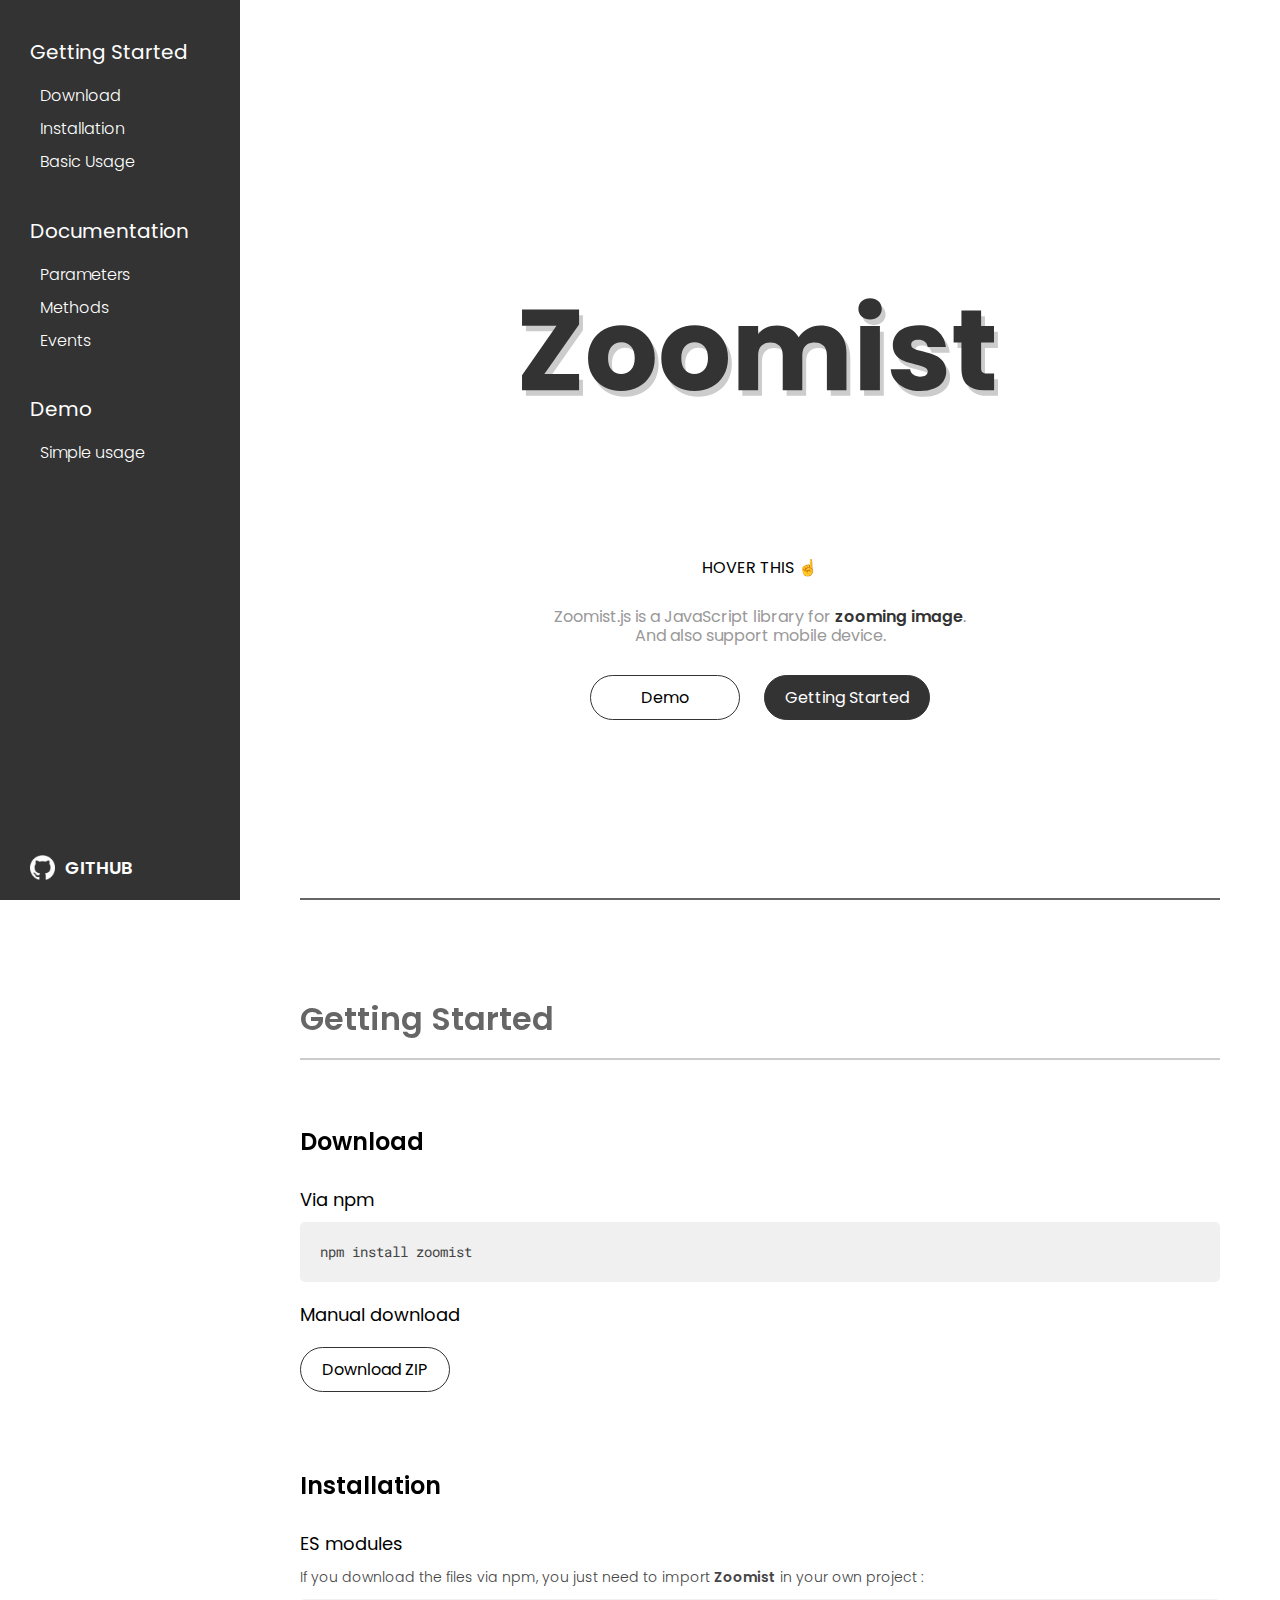
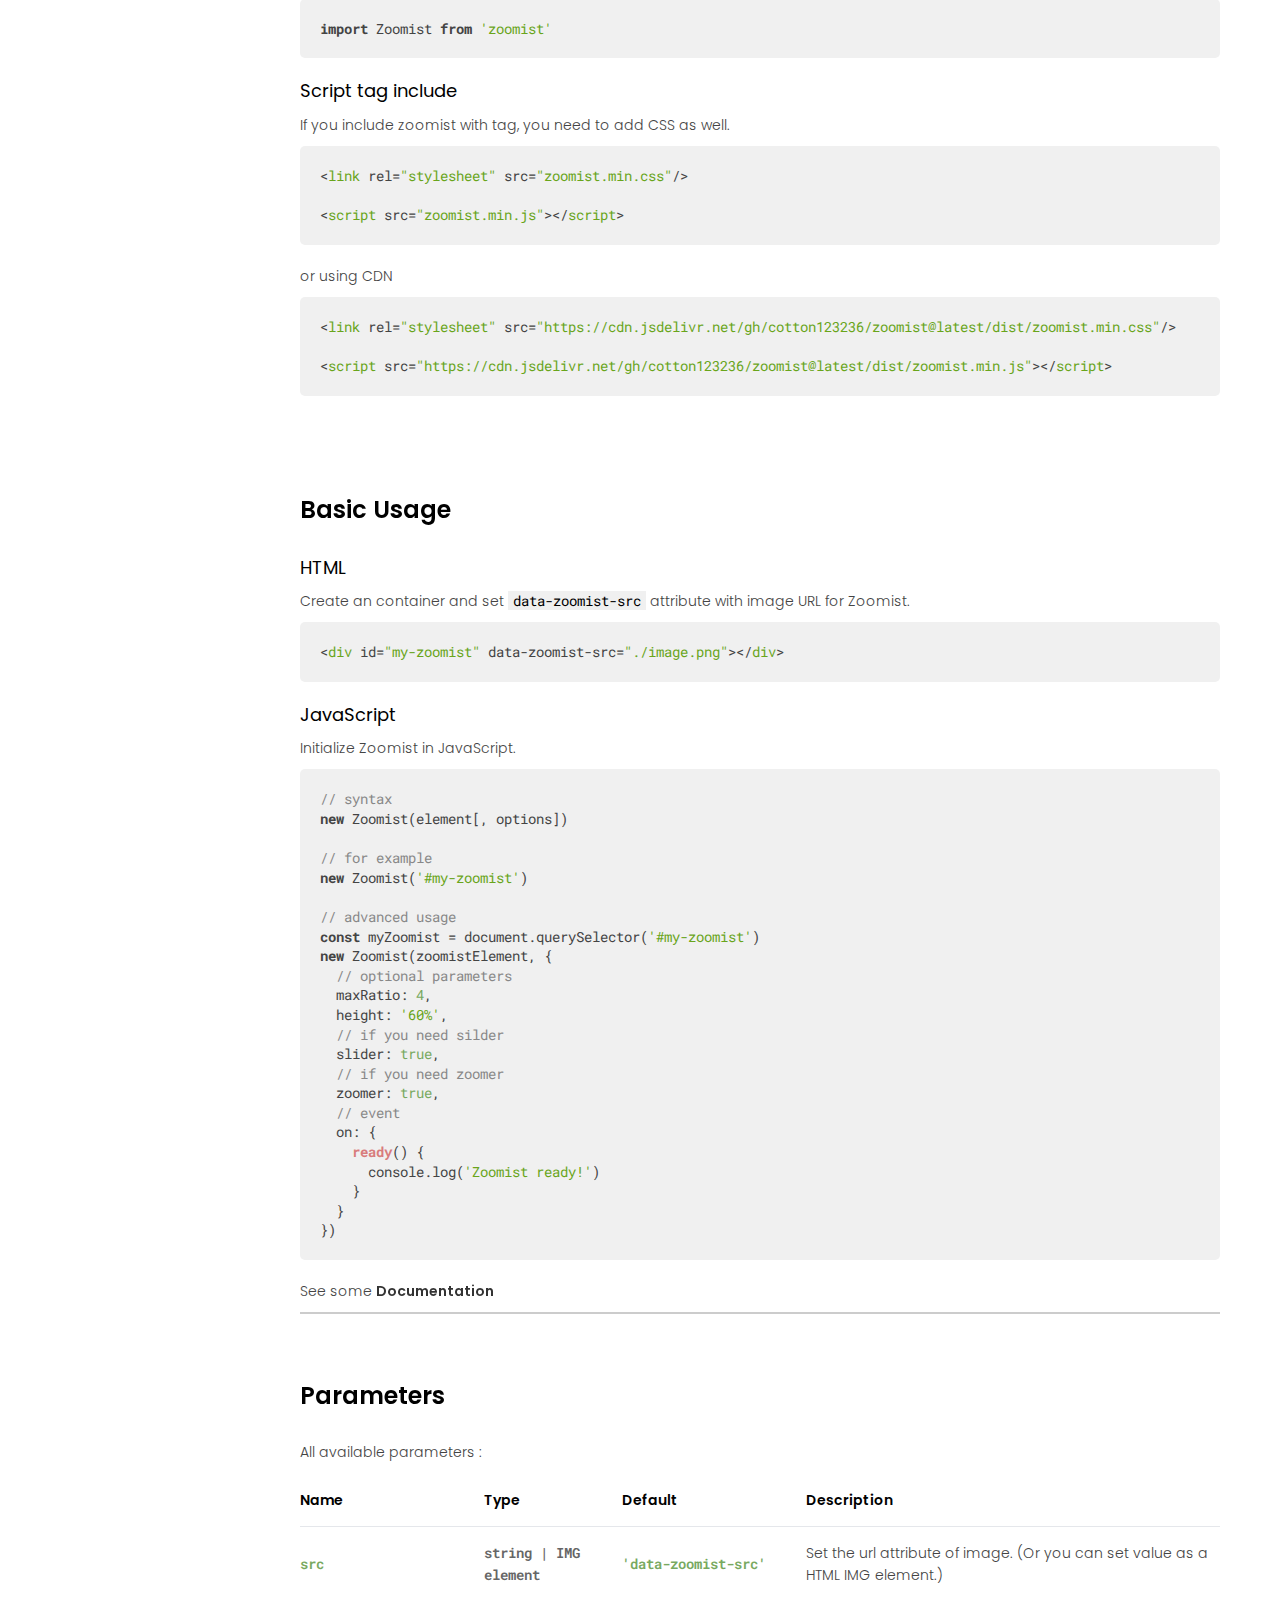
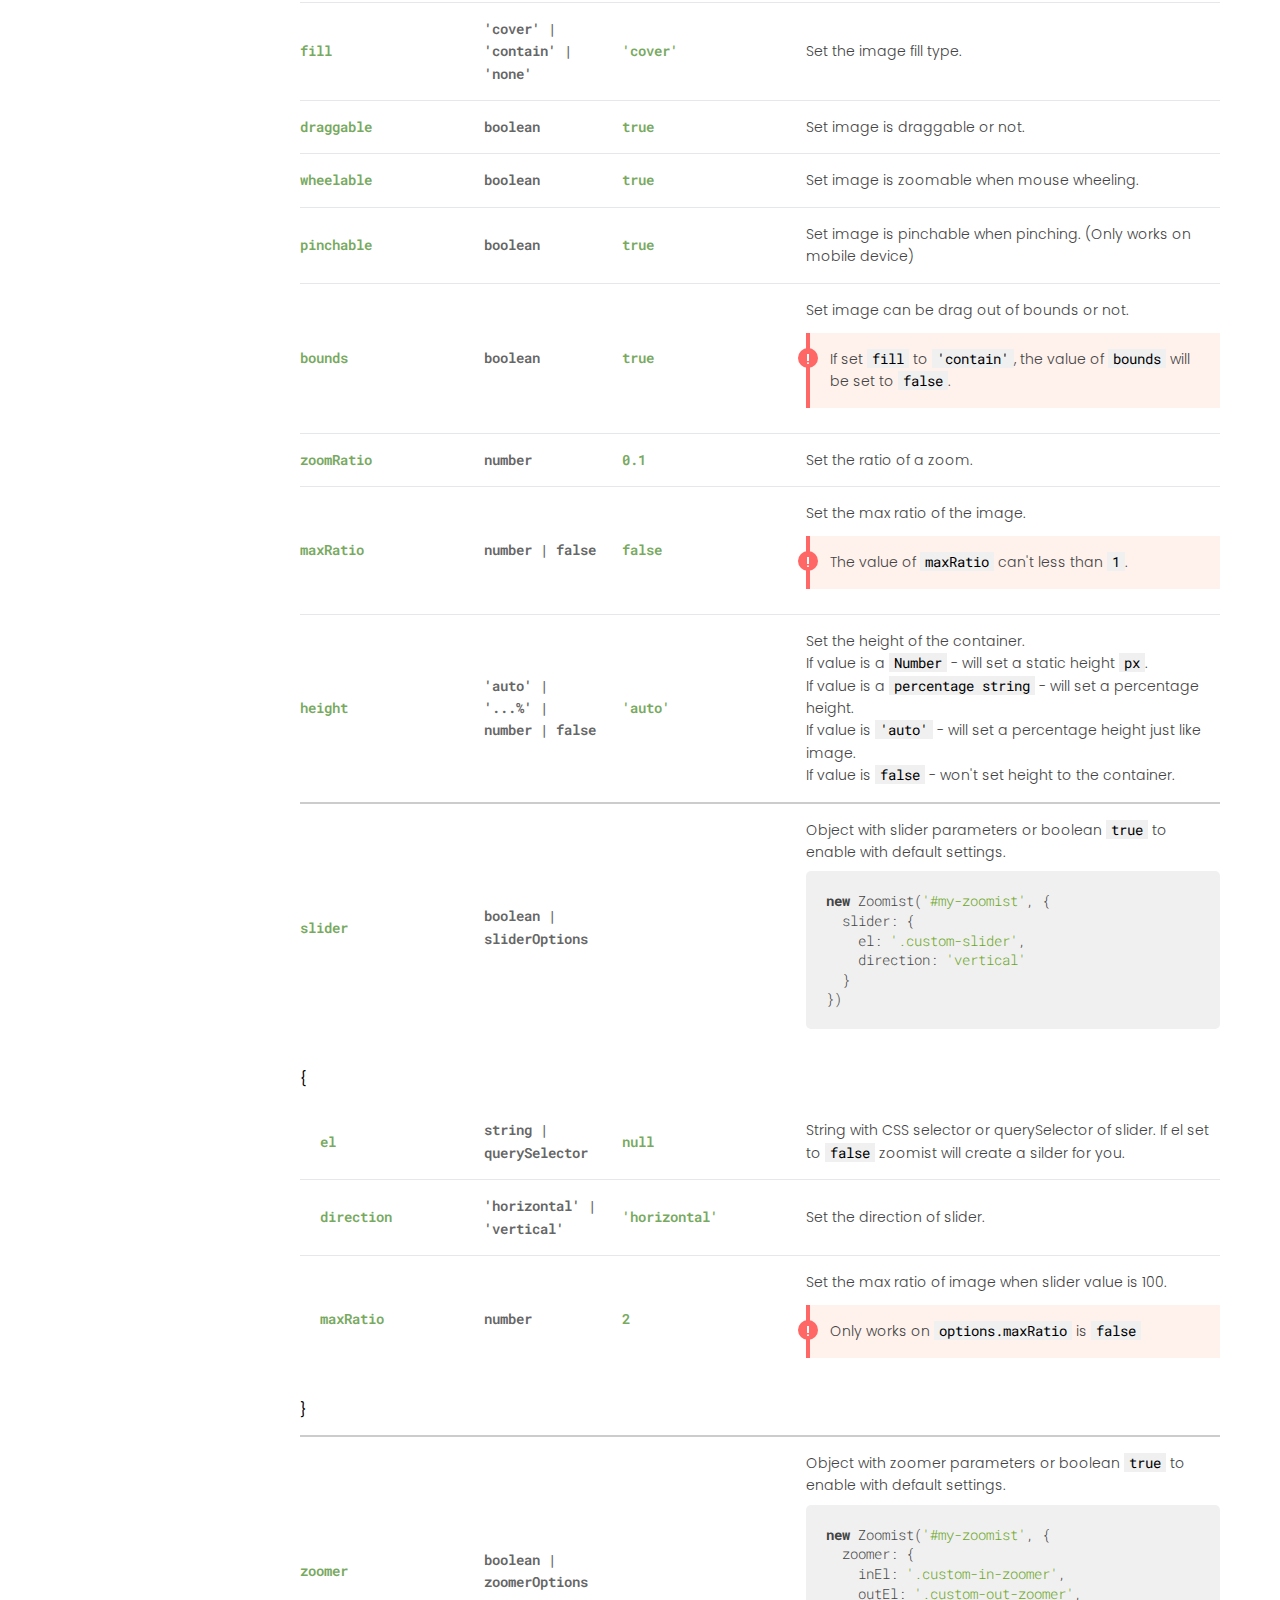
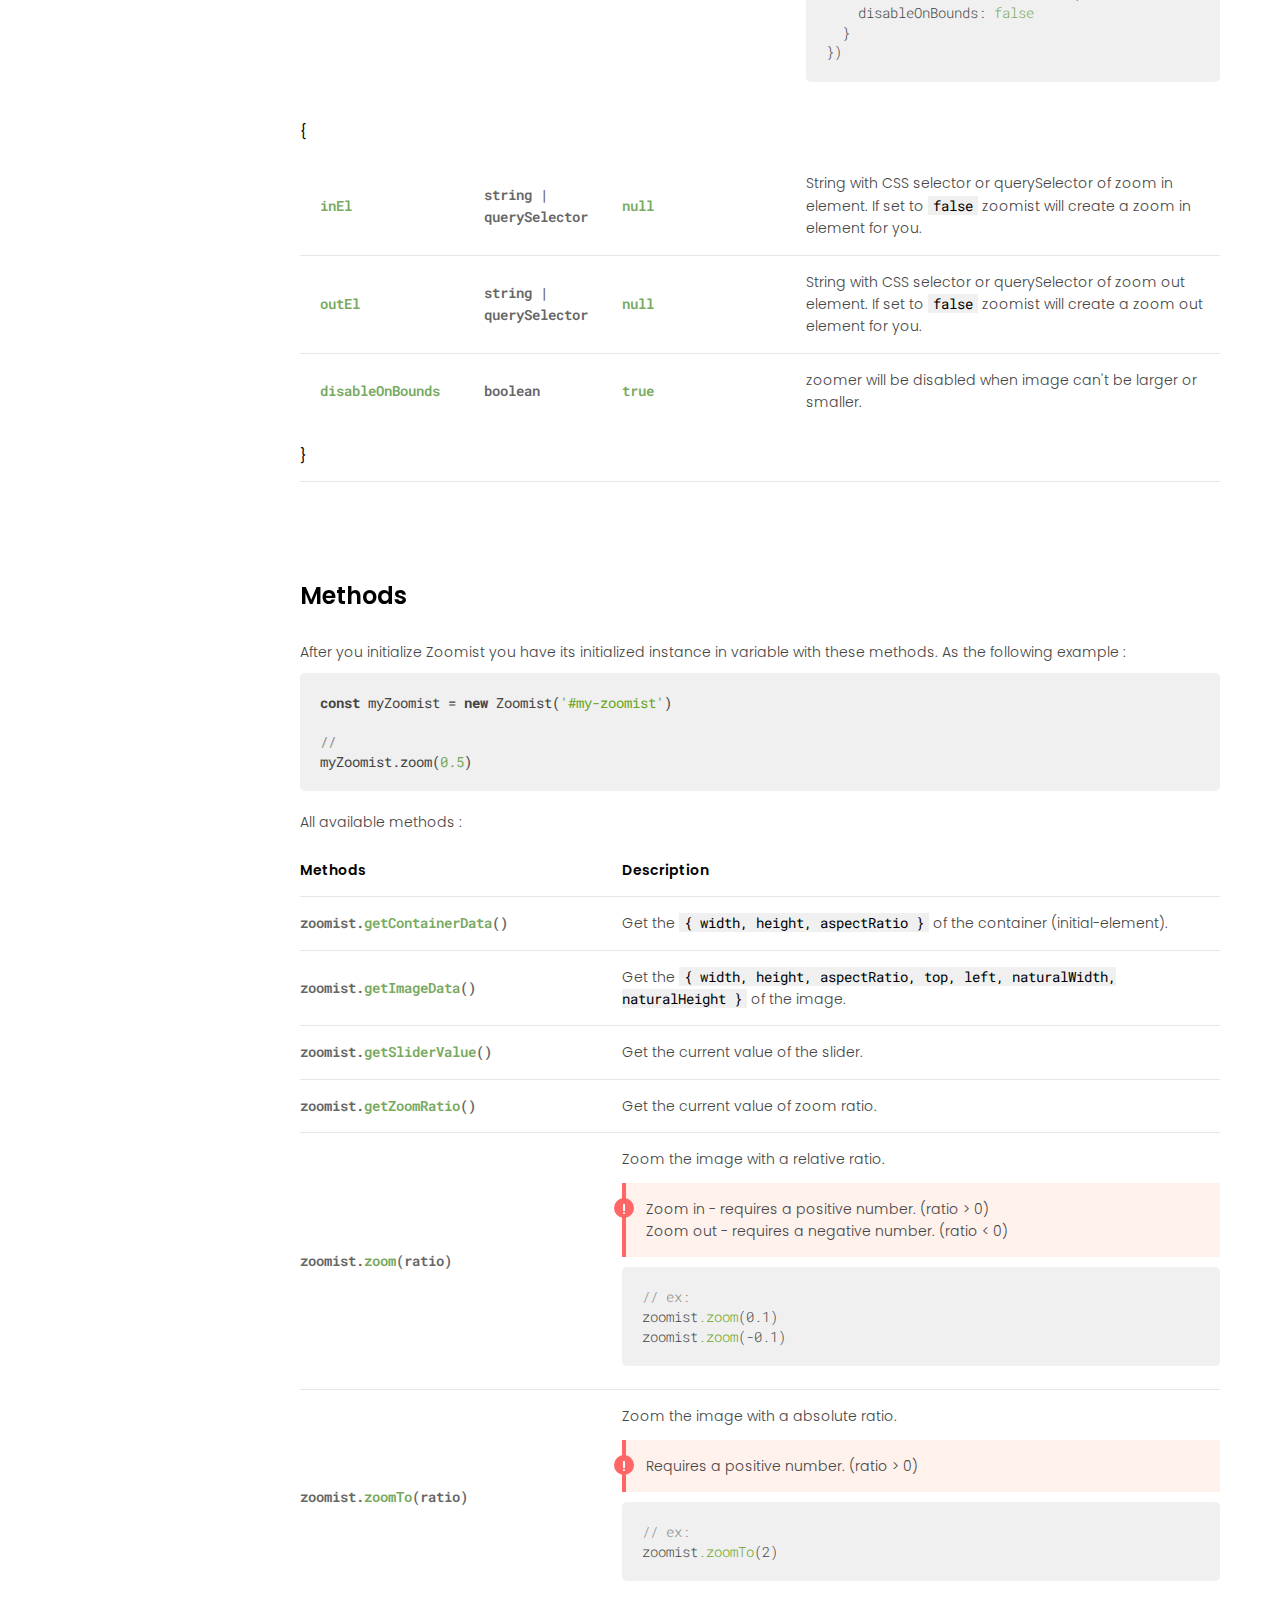
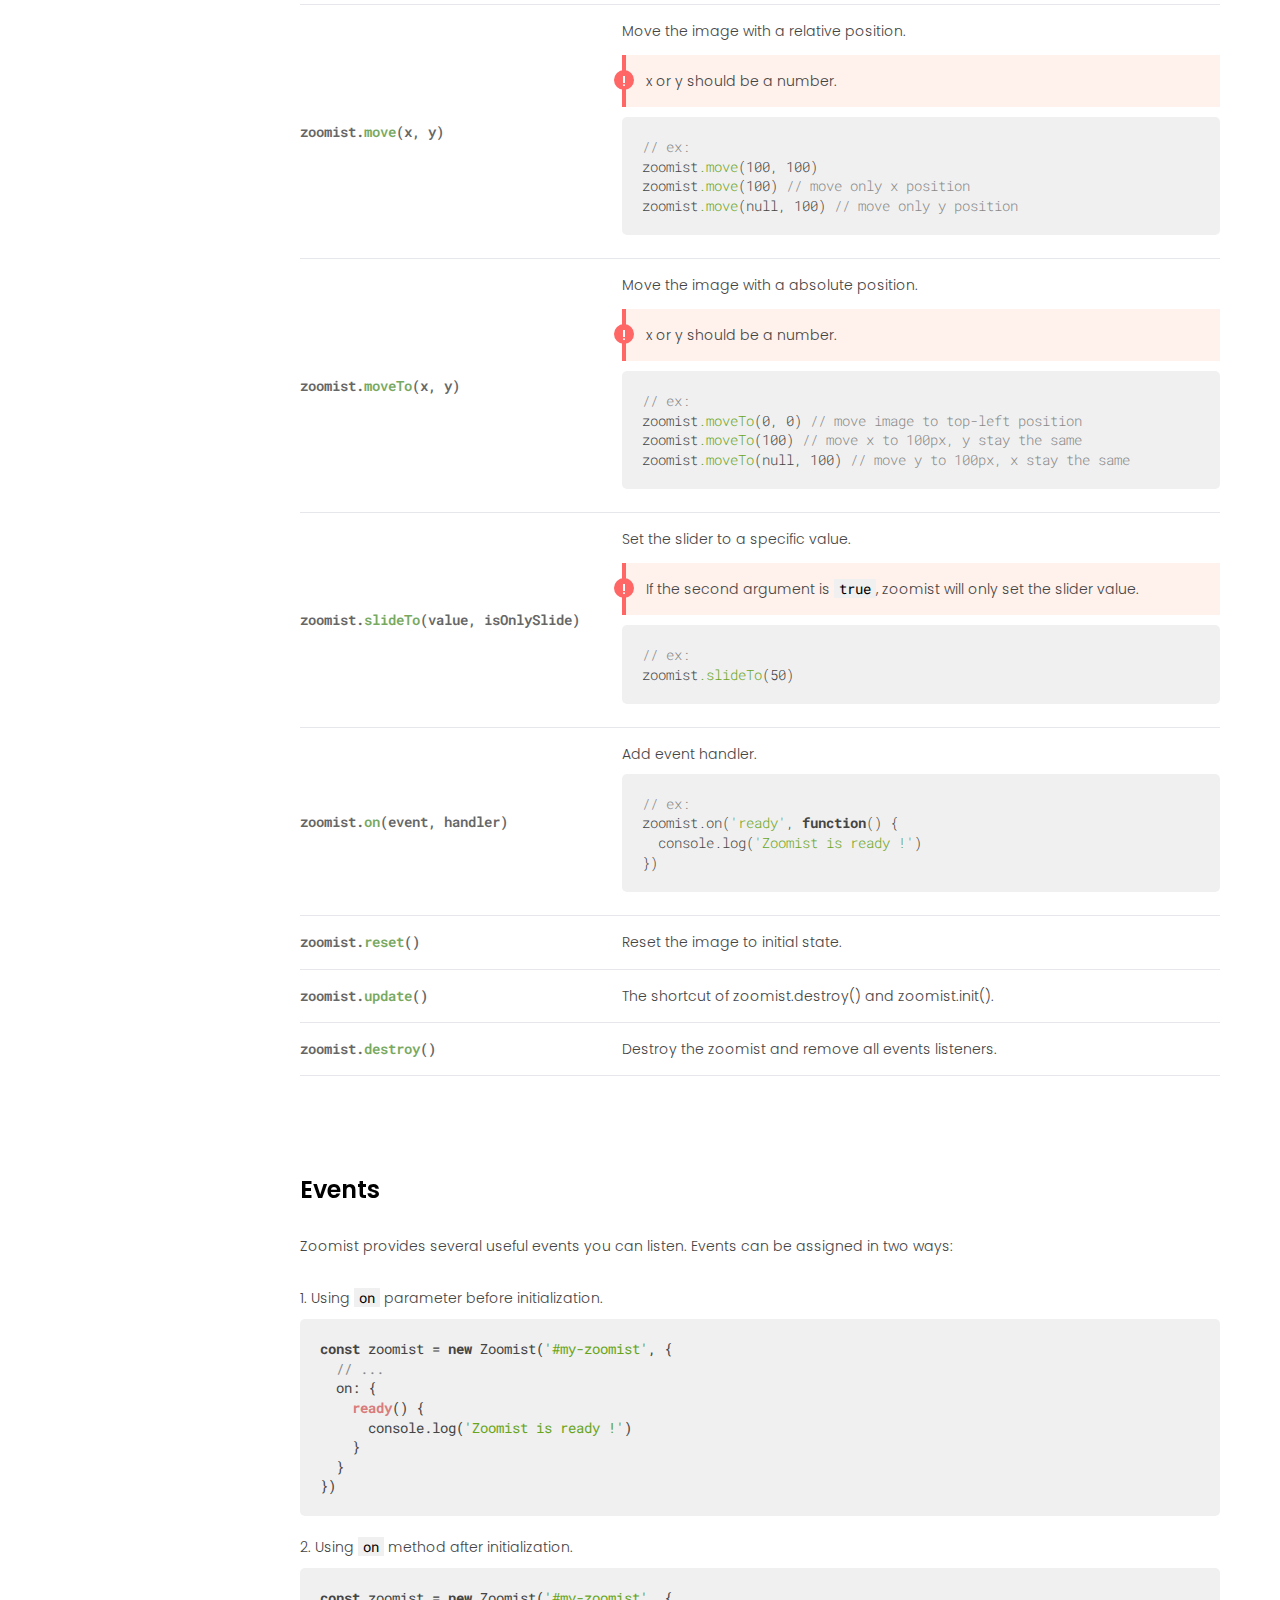
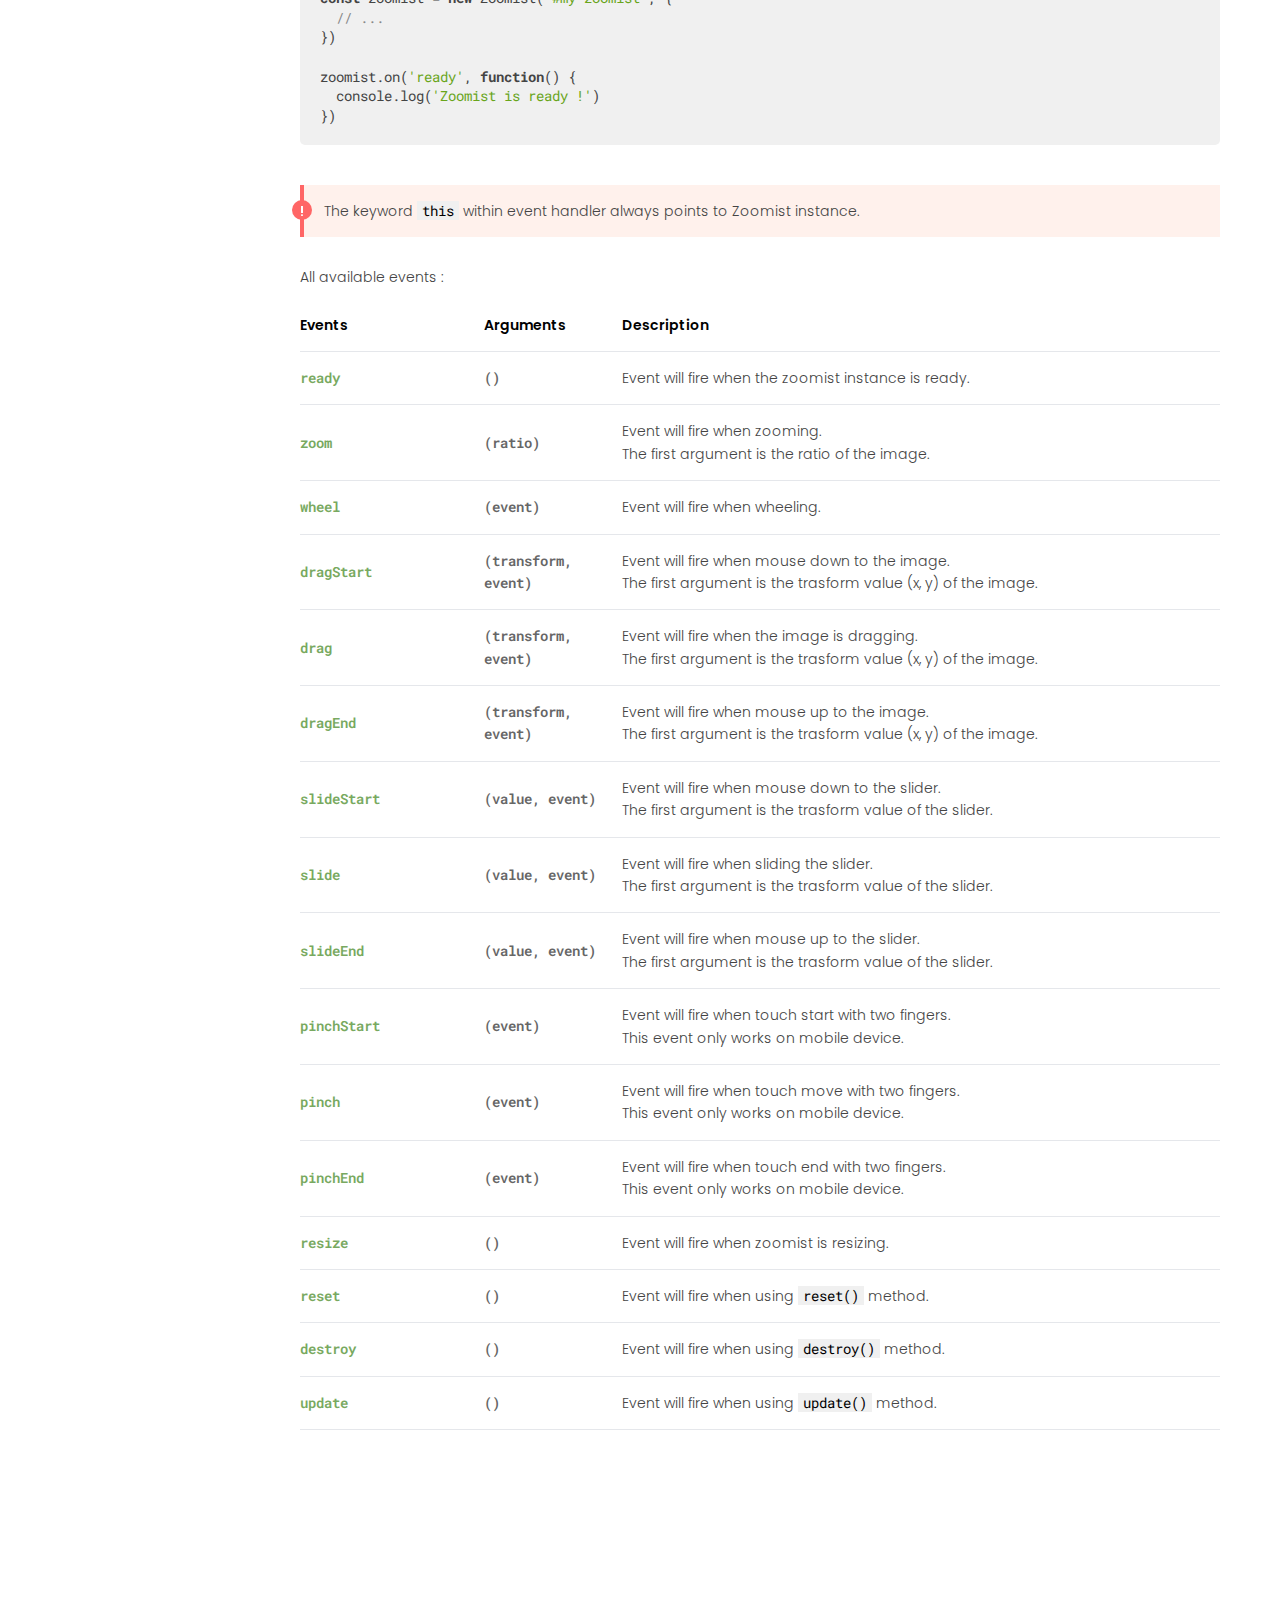
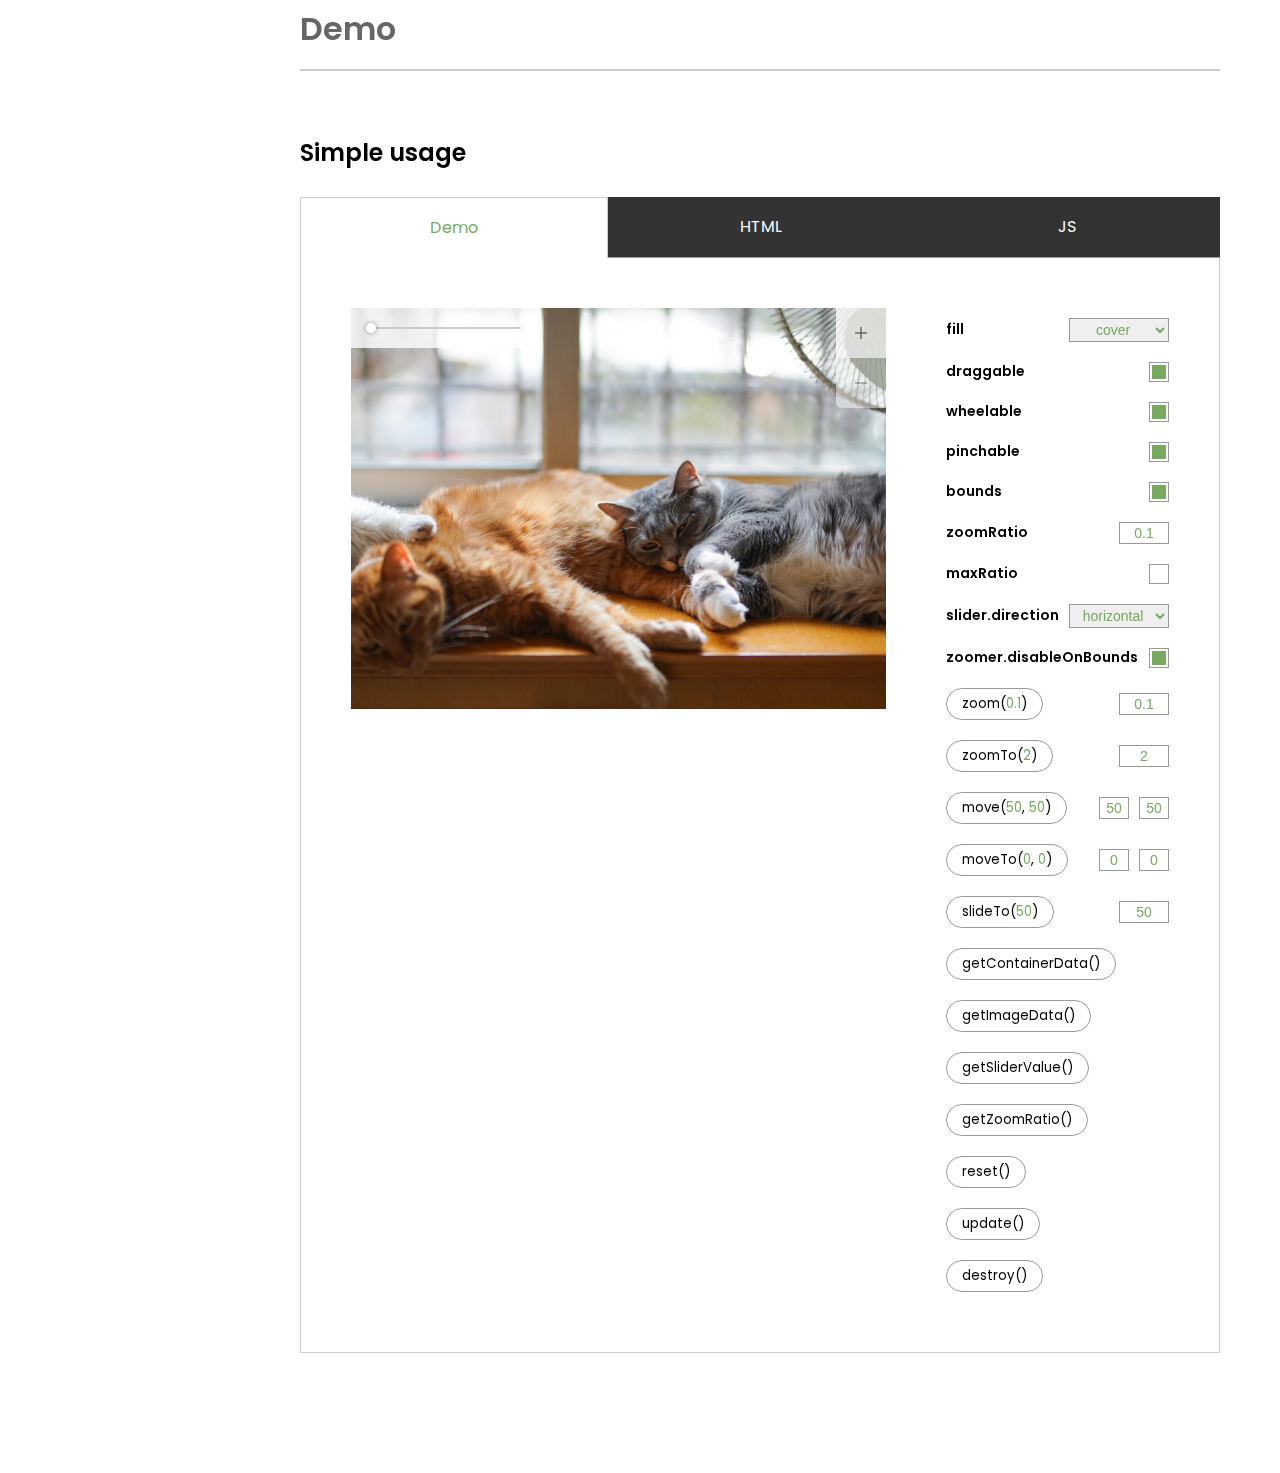
<file: packages/zoomist-main/docs/index.html>
<!DOCTYPE html>
<html lang="en">
<head>
  <meta charset="UTF-8">
  <meta http-equiv="X-UA-Compatible" content="IE=edge">
  <meta name="viewport" content="width=device-width, initial-scale=1.0">
  <title>Zoomist.js</title>
  <link rel="stylesheet" href="./css/reset.css">
  <link rel="stylesheet" href="./css/highlight.css">
  <link rel="stylesheet" href="./css/zoomist.css">
  <link rel="stylesheet" href="./css/style.css">
  <script src='https://cdnjs.cloudflare.com/ajax/libs/jquery/3.6.0/jquery.min.js' integrity='sha512-894YE6QWD5I59HgZOGReFYm4dnWc1Qt5NtvYSaNcOP+u1T9qYdvdihz0PPSiiqn/+/3e7Jo4EaG7TubfWGUrMQ==' crossorigin='anonymous'></script>
  <script src="./js/highlight.js"></script>
  <script src="./js/zoomist.js"></script>
  <script defer src="./js/main.js"></script>
</head>
<body>
  <!-- aside -->
  <aside>
    <div class="sidebar">
      <!-- sidebar-group -->
      <ul class="sidebar-group">
        <li>
          <p><a href="#started">Getting Started</a></p>
          <ul class="sidebar-item">
            <li><a href="#download">Download</a></li>
            <li><a href="#installation">Installation</a></li>
            <li><a href="#usage">Basic Usage</a></li>
          </ul>
        </li>
        <li>
          <p><a href="#documentation">Documentation</a></p>
          <ul class="sidebar-item">
            <li><a href="#parameters">Parameters</a></li>
            <li><a href="#methods">Methods</a></li>
            <li><a href="#events">Events</a></li>
          </ul>
        </li>
        <li>
          <p><a href="#demo">Demo</a></p>
          <ul class="sidebar-item">
            <li><a href="#simple">Simple usage</a></li>
          </ul>
        </li>
      </ul>
      <a class="github" target="_blank" href="https://github.com/cotton123236/zoomist"><img src="./image/github-white.png" alt="github-icon">GITHUB</a>
    </div>
  </aside>

  <!-- main -->
  <main>
    <!-- intro-block -->
    <section class="intro-block">
      <div class="block-content">
        <div class="text-wrap">
          <div id="intro-zoomist" data-zoomist-src="./image/logo.svg"></div>
          <span>HOVER THIS ☝</span>
          <p>Zoomist.js is a JavaScript library for <span class="pri-color bold">zooming image</span>.<br>And also support mobile device.</p>
          <div class="btn-wrap">
            <a class="pill-btn hollow" href="#demo">Demo</a>
            <a class="pill-btn solid" href="#started">Getting Started</a>
          </div>
        </div>
      </div>
    </section>

    <section class="content-block">
      <!-- #started -->
      <article>
        <h2 id="started" data-ids><a class="hash" href="#started">Getting Started</a></h2>
        <hr>
        <!-- download -->
        <div class="content-wrap">
          <h3 id="download" data-ids><a class="hash" href="#download">Download</a></h3>
          <h4>Via npm</h4>
          <pre><code>npm install zoomist</code></pre>
          <h4>Manual download</h4>
          <div class="btn-wrap"><a class="pill-btn hollow" href="https://github.com/cotton123236/zoomist/archive/refs/heads/main.zip">Download ZIP</a></div>
        </div>
        <!-- installation -->
        <div class="content-wrap">
          <h3 id="installation" data-ids><a class="hash" href="#installation">Installation</a></h3>
          <h4>ES modules</h4>
          <p>If you download the files via npm, you just need to import <span class="bold">Zoomist</span> in your own project :</p>
          <pre><code class="language-javascript">import Zoomist from 'zoomist'</code></pre>
          <h4>Script tag include</h4>
          <p>If you include zoomist with tag, you need to add CSS as well.</p>
          <pre><code class="language-html">&lt;link rel="stylesheet" src="zoomist.min.css"/>

&lt;script src="zoomist.min.js">&lt;/script></code></pre>
          <p>or using CDN</p>
          <pre><code class="language-html">&lt;link rel="stylesheet" src="https://cdn.jsdelivr.net/gh/cotton123236/zoomist@latest/dist/zoomist.min.css"/>
            
&lt;script src="https://cdn.jsdelivr.net/gh/cotton123236/zoomist@latest/dist/zoomist.min.js">&lt;/script></code></pre>
        </div>
        <!-- usage -->
        <div class="content-wrap">
          <h3 id="usage" data-ids><a class="hash" href="#usage">Basic Usage</a></h3>
          <h4>HTML</h4>
          <p>Create an container and set <span class="hilite">data-zoomist-src</span> attribute with image URL for Zoomist.</p>
          <pre><code class="language-html">&lt;div id="my-zoomist" data-zoomist-src="./image.png">&lt;/div></code></pre>
          <h4>JavaScript</h4>
          <p>Initialize Zoomist in JavaScript.</p>
          <pre><code class="language-javascript">// syntax
new Zoomist(element[, options])

// for example
new Zoomist('#my-zoomist')

// advanced usage
const myZoomist = document.querySelector('#my-zoomist')
new Zoomist(zoomistElement, {
  // optional parameters
  maxRatio: 4,
  height: '60%',
  // if you need silder
  slider: true,
  // if you need zoomer
  zoomer: true,
  // event
  on: {
    ready() {
      console.log('Zoomist ready!')
    }
  }
})
</code></pre>
          <p>See some <a href="#demo>DEMO</a> directly.</p>
        </div>
      </article>

      <!-- #documentation -->
      <article>
        <h2 id="documentation" data-ids><a class="hash" href="#documentation">Documentation</a></h2>
        <hr>
        <!-- parameters -->
        <div class="content-wrap">
          <h3 id="parameters" data-ids><a class="hash" href="#parameters">Parameters</a></h3>
          <p>All available parameters :</p>
          <table>
            <thead>
              <tr>
                <th>Name</th>
                <th>Type</th>
                <th>Default</th>
                <th>Description</th>
              </tr>
            </thead>
            <tbody>
              <tr>
                <td class="w-20 ter-color bold mono">src</td>
                <td class="w-15 gray-color bold mono">string | IMG element</td>
                <td class="w-20 ter-color bold mono">'data-zoomist-src'</td>
                <td class="w-45 thin">Set the url attribute of image. (Or you can set value as a HTML IMG element.)</td>
              </tr>
              <tr>
                <td class="w-20 ter-color bold mono">fill</td>
                <td class="w-15 gray-color bold mono">'cover' | 'contain' | 'none'</td>
                <td class="w-20 ter-color bold mono">'cover'</td>
                <td class="w-45 thin">Set the image fill type.</td>
              </tr>
              <tr>
                <td class="w-20 ter-color bold mono">draggable</td>
                <td class="w-15 gray-color bold mono">boolean</td>
                <td class="w-20 ter-color bold mono">true</td>
                <td class="w-45 thin">Set image is draggable or not.</td>
              </tr>
              <tr>
                <td class="w-20 ter-color bold mono">wheelable</td>
                <td class="w-15 gray-color bold mono">boolean</td>
                <td class="w-20 ter-color bold mono">true</td>
                <td class="w-45 thin">Set image is zoomable when mouse wheeling.</td>
              </tr>
              <tr>
                <td class="w-20 ter-color bold mono">pinchable</td>
                <td class="w-15 gray-color bold mono">boolean</td>
                <td class="w-20 ter-color bold mono">true</td>
                <td class="w-45 thin">Set image is pinchable when pinching. (Only works on mobile device)</td>
              </tr>
              <tr>
                <td class="w-20 ter-color bold mono">bounds</td>
                <td class="w-15 gray-color bold mono">boolean</td>
                <td class="w-20 ter-color bold mono">true</td>
                <td class="w-45 thin">Set image can be drag out of bounds or not.<p class="tips">If set <span class="hilite">fill</span> to <span class="hilite">'contain'</span>, the value of <span class="hilite">bounds</span> will be set to <span class="hilite">false</span>.</p></td>
              </tr>
              <tr>
                <td class="w-20 ter-color bold mono">zoomRatio</td>
                <td class="w-15 gray-color bold mono">number</td>
                <td class="w-20 ter-color bold mono">0.1</td>
                <td class="w-45 thin">Set the ratio of a zoom.</td>
              </tr>
              <tr>
                <td class="w-20 ter-color bold mono">maxRatio</td>
                <td class="w-15 gray-color bold mono">number | false</td>
                <td class="w-20 ter-color bold mono">false</td>
                <td class="w-45 thin">Set the max ratio of the image.<br><p class="tips">The value of <span class="hilite">maxRatio</span> can't less than <span class="hilite">1</span>.</p></td>
              </tr>
              <tr class="large-border">
                <td class="w-20 ter-color bold mono">height</td>
                <td class="w-15 gray-color bold mono">'auto' | '...%' | number | false</td>
                <td class="w-20 ter-color bold mono">'auto'</td>
                <td class="w-45 thin">Set the height of the container.<br>If value is a <span class="hilite">Number</span> - will set a static height <span class="hilite">px</span>.<br>If value is a <span class="hilite">percentage string</span> - will set a percentage height.<br>If value is <span class="hilite">'auto'</span> - will set a percentage height just like image.<br>If value is <span class="hilite">false</span> - won't set height to the container.</td>
              </tr>
              <tr class="none-border">
                <td class="w-20 ter-color bold mono">slider</td>
                <td class="w-15 gray-color bold mono">boolean | sliderOptions</td>
                <td class="w-20 ter-color bold mono"></td>
                <td class="w-45 thin">Object with slider parameters or boolean <span class="hilite">true</span> to enable with default settings.
                  <pre><code>new Zoomist('#my-zoomist', {
  slider: {
    el: '.custom-slider',
    direction: 'vertical'
  }
})
</code></pre>
                </td>
              </tr>
              <tr class="none-border">
                <td>{</td>
              </tr>
              <tr class="sec-options">
                <td class="w-20 ter-color bold mono">el</td>
                <td class="w-15 gray-color bold mono">string | querySelector</td>
                <td class="w-20 ter-color bold mono">null</td>
                <td class="w-45 thin">String with CSS selector or querySelector of slider. If el set to <span class="hilite">false</span> zoomist will create a silder for you.</td>
              </tr>
              <tr class="sec-options">
                <td class="w-20 ter-color bold mono">direction</td>
                <td class="w-15 gray-color bold mono">'horizontal' | 'vertical'</td>
                <td class="w-20 ter-color bold mono">'horizontal'</td>
                <td class="w-45 thin">Set the direction of slider.</td>
              </tr>
              <tr class="none-border sec-options">
                <td class="w-20 ter-color bold mono">maxRatio</td>
                <td class="w-15 gray-color bold mono">number</td>
                <td class="w-20 ter-color bold mono">2</td>
                <td class="w-45 thin">Set the max ratio of image when slider value is 100.<br><p class="tips">Only works on <span class="hilite">options.maxRatio</span> is <span class="hilite">false</span></p></td>
              </tr>
              <tr class="large-border">
                <td>}</td>
              </tr>
              <tr class="none-border">
                <td class="w-20 ter-color bold mono">zoomer</td>
                <td class="w-15 gray-color bold mono">boolean | zoomerOptions</td>
                <td class="w-20 ter-color bold mono"></td>
                <td class="w-45 thin">Object with zoomer parameters or boolean <span class="hilite">true</span> to enable with default settings.
                  <pre><code>new Zoomist('#my-zoomist', {
  zoomer: {
    inEl: '.custom-in-zoomer',
    outEl: '.custom-out-zoomer',
    disableOnBounds: false
  }
})
</code></pre>
                </td>
              </tr>
              <tr class="none-border">
                <td>{</td>
              </tr>
              <tr class="sec-options">
                <td class="w-20 ter-color bold mono">inEl</td>
                <td class="w-15 gray-color bold mono">string | querySelector</td>
                <td class="w-20 ter-color bold mono">null</td>
                <td class="w-45 thin">String with CSS selector or querySelector of zoom in element. If set to <span class="hilite">false</span> zoomist will create a zoom in element for you.</td>
              </tr>
              <tr class="sec-options">
                <td class="w-20 ter-color bold mono">outEl</td>
                <td class="w-15 gray-color bold mono">string | querySelector</td>
                <td class="w-20 ter-color bold mono">null</td>
                <td class="w-45 thin">String with CSS selector or querySelector of zoom out element. If set to <span class="hilite">false</span> zoomist will create a zoom out element for you.</td>
              </tr>
              <tr class="none-border sec-options">
                <td class="w-20 ter-color bold mono">disableOnBounds</td>
                <td class="w-15 gray-color bold mono">boolean</td>
                <td class="w-20 ter-color bold mono">true</td>
                <td class="w-45 thin">zoomer will be disabled when image can't be larger or smaller.</td>
              </tr>
              <tr>
                <td>}</td>
              </tr>
            </tbody>
          </table>
        </div>
        <!-- methods -->
        <div class="content-wrap">
          <h3 id="methods" data-ids><a class="hash" href="#methods">Methods</a></h3>
          <p>After you initialize Zoomist you have its initialized instance in variable with these methods. As the following example :</p>
              <pre><code class="language-javascript">const myZoomist = new Zoomist('#my-zoomist')

// 
myZoomist.zoom(0.5)</code></pre>
              <p>All available methods :</p>
          <table>
            <thead>
              <tr>
                <th>Methods</th>
                <th>Description</th>
              </tr>
            </thead>
            <tbody>
              <tr>
                <td class="w-35 gray-color bold mono">zoomist.<span class="ter-color">getContainerData</span>()</td>
                <td class="w-65 thin">Get the <span class="hilite">{ width, height, aspectRatio }</span> of the container (initial-element).</td>
              </tr>
              <tr>
                <td class="w-35 gray-color bold mono">zoomist.<span class="ter-color">getImageData</span>()</td>
                <td class="w-65 thin">Get the <span class="hilite">{ width, height, aspectRatio, top, left, naturalWidth, naturalHeight }</span> of the image.</td>
              </tr>
              <tr>
                <td class="w-35 gray-color bold mono">zoomist.<span class="ter-color">getSliderValue</span>()</td>
                <td class="w-65 thin">Get the current value of the slider.</td>
              </tr>
              <tr>
                <td class="w-35 gray-color bold mono">zoomist.<span class="ter-color">getZoomRatio</span>()</td>
                <td class="w-65 thin">Get the current value of zoom ratio.</td>
              </tr>
              <tr>
                <td class="w-35 gray-color bold mono">zoomist.<span class="ter-color">zoom</span>(ratio)</td>
                <td class="w-65 thin">Zoom the image with a relative ratio.<br><p class="tips">Zoom in - requires a positive number. (ratio > 0)<br>Zoom out - requires a negative number. (ratio < 0)</p>
                  <pre><code>// ex: 
zoomist.zoom(0.1)
zoomist.zoom(-0.1)
</code></pre>
                </td>
              </tr>
              <tr>
                <td class="w-35 gray-color bold mono">zoomist.<span class="ter-color">zoomTo</span>(ratio)</td>
                <td class="w-65 thin">Zoom the image with a absolute ratio.<br><p class="tips">Requires a positive number. (ratio > 0)</p>
                  <pre><code>// ex: 
zoomist.zoomTo(2)
</code></pre>
                </td>
              </tr>
              <tr>
                <td class="w-35 gray-color bold mono">zoomist.<span class="ter-color">move</span>(x, y)</td>
                <td class="w-65 thin">Move the image with a relative position.<br><p class="tips">x or y should be a number.</p>
                  <pre><code>// ex: 
zoomist.move(100, 100)
zoomist.move(100) // move only x position
zoomist.move(null, 100) // move only y position
</code></pre>
                </td>
              </tr>
              <tr>
                <td class="w-35 gray-color bold mono">zoomist.<span class="ter-color">moveTo</span>(x, y)</td>
                <td class="w-65 thin">Move the image with a absolute position.<br><p class="tips">x or y should be a number.</p>
                  <pre><code>// ex: 
zoomist.moveTo(0, 0) // move image to top-left position
zoomist.moveTo(100) // move x to 100px, y stay the same
zoomist.moveTo(null, 100) // move y to 100px, x stay the same
</code></pre>
                </td>
              </tr>
              <tr>
                <td class="w-35 gray-color bold mono">zoomist.<span class="ter-color">slideTo</span>(value, isOnlySlide)</td>
                <td class="w-65 thin">Set the slider to a specific value.<br><p class="tips">If the second argument is <span class="hilite">true</span>, zoomist will only set the slider value.</p>
                  <pre><code>// ex: 
zoomist.slideTo(50)
</code></pre>
                </td>
              </tr>
              <tr>
                <td class="w-35 gray-color bold mono">zoomist.<span class="ter-color">on</span>(event, handler)</td>
                <td class="w-65 thin">Add event handler.
                  <pre><code>// ex: 
zoomist.on('ready', function() {
  console.log('Zoomist is ready !')
})
</code></pre>
                </td>
              </tr>
              <tr>
                <td class="w-35 gray-color bold mono">zoomist.<span class="ter-color">reset</span>()</td>
                <td class="w-65 thin">Reset the image to initial state.</td>
              </tr>
              <tr>
                <td class="w-35 gray-color bold mono">zoomist.<span class="ter-color">update</span>()</td>
                <td class="w-65 thin">The shortcut of zoomist.destroy() and zoomist.init().</td>
              </tr>
              <tr>
                <td class="w-35 gray-color bold mono">zoomist.<span class="ter-color">destroy</span>()</td>
                <td class="w-65 thin">Destroy the zoomist and remove all events listeners.</td>
              </tr>
            </tbody>
          </table>
        </div>
        <!-- events -->
        <div class="content-wrap">
          <h3 id="events" data-ids><a class="hash" href="#events">Events</a></h3>
          <p>Zoomist provides several useful events you can listen. Events can be assigned in two ways:</p><br>
          <p>1. Using <span class="hilite">on</span> parameter before initialization.</p>
          <pre><code>const zoomist = new Zoomist('#my-zoomist', {
  // ...
  on: {
    ready() {
      console.log('Zoomist is ready !')
    }
  }
})</code></pre>
          <p>2. Using <span class="hilite">on</span> method after initialization.</p>
          <pre><code>const zoomist = new Zoomist('#my-zoomist', {
  // ...
})

zoomist.on('ready', function() {
  console.log('Zoomist is ready !')
})
</code></pre><br>
          <p class="tips">The keyword <span class="hilite">this</span> within event handler always points to Zoomist instance.</p><br>
          <p>All available events :</p>
          <table>
            <thead>
              <tr>
                <th>Events</th>
                <th>Arguments</th>
                <th>Description</th>
              </tr>
            </thead>
            <tbody>
              <tr>
                <td class="w-20 f-50 ter-color bold mono">ready</td>
                <td class="w-15 f-50 gray-color bold mono">()</td>
                <td class="w-65 thin">Event will fire when the zoomist instance is ready.</td>
              </tr>
              <tr>
                <td class="w-20 f-50 ter-color bold mono">zoom</td>
                <td class="w-15 f-50 gray-color bold mono">(ratio)</td>
                <td class="w-65 thin">Event will fire when zooming.<br>The first argument is the ratio of the image.</td>
              </tr>
              <tr>
                <td class="w-20 f-50 ter-color bold mono">wheel</td>
                <td class="w-15 f-50 gray-color bold mono">(event)</td>
                <td class="w-65 thin">Event will fire when wheeling.</td>
              </tr>
              <tr>
                <td class="w-20 f-50 ter-color bold mono">dragStart</td>
                <td class="w-15 f-50 gray-color bold mono">(transform, event)</td>
                <td class="w-65 thin">Event will fire when mouse down to the image.<br>The first argument is the trasform value (x, y) of the image.</td>
              </tr>
              <tr>
                <td class="w-20 f-50 ter-color bold mono">drag</td>
                <td class="w-15 f-50 gray-color bold mono">(transform, event)</td>
                <td class="w-65 thin">Event will fire when the image is dragging.<br>The first argument is the trasform value (x, y) of the image.</td>
              </tr>
              <tr>
                <td class="w-20 f-50 ter-color bold mono">dragEnd</td>
                <td class="w-15 f-50 gray-color bold mono">(transform, event)</td>
                <td class="w-65 thin">Event will fire when mouse up to the image.<br>The first argument is the trasform value (x, y) of the image.</td>
              </tr>
              <tr>
                <td class="w-20 f-50 ter-color bold mono">slideStart</td>
                <td class="w-15 f-50 gray-color bold mono">(value, event)</td>
                <td class="w-65 thin">Event will fire when mouse down to the slider.<br>The first argument is the trasform value of the slider.</td>
              </tr>
              <tr>
                <td class="w-20 f-50 ter-color bold mono">slide</td>
                <td class="w-15 f-50 gray-color bold mono">(value, event)</td>
                <td class="w-65 thin">Event will fire when sliding the slider.<br>The first argument is the trasform value of the slider.</td>
              </tr>
              <tr>
                <td class="w-20 f-50 ter-color bold mono">slideEnd</td>
                <td class="w-15 f-50 gray-color bold mono">(value, event)</td>
                <td class="w-65 thin">Event will fire when mouse up to the slider.<br>The first argument is the trasform value of the slider.</td>
              </tr>
              <tr>
                <td class="w-20 f-50 ter-color bold mono">pinchStart</td>
                <td class="w-15 f-50 gray-color bold mono">(event)</td>
                <td class="w-65 thin">Event will fire when touch start with two fingers.<br>This event only works on mobile device.</td>
              </tr>
              <tr>
                <td class="w-20 f-50 ter-color bold mono">pinch</td>
                <td class="w-15 f-50 gray-color bold mono">(event)</td>
                <td class="w-65 thin">Event will fire when touch move with two fingers.<br>This event only works on mobile device.</td>
              </tr>
              <tr>
                <td class="w-20 f-50 ter-color bold mono">pinchEnd</td>
                <td class="w-15 f-50 gray-color bold mono">(event)</td>
                <td class="w-65 thin">Event will fire when touch end with two fingers.<br>This event only works on mobile device.</td>
              </tr>
              <tr>
                <td class="w-20 f-50 ter-color bold mono">resize</td>
                <td class="w-15 f-50 gray-color bold mono">()</td>
                <td class="w-65 thin">Event will fire when zoomist is resizing.</td>
              </tr>
              <tr>
                <td class="w-20 f-50 ter-color bold mono">reset</td>
                <td class="w-15 f-50 gray-color bold mono">()</td>
                <td class="w-65 thin">Event will fire when using <span class="hilite">reset()</span> method.</td>
              </tr>
              <tr>
                <td class="w-20 f-50 ter-color bold mono">destroy</td>
                <td class="w-15 f-50 gray-color bold mono">()</td>
                <td class="w-65 thin">Event will fire when using <span class="hilite">destroy()</span> method.</td>
              </tr>
              <tr>
                <td class="w-20 f-50 ter-color bold mono">update</td>
                <td class="w-15 f-50 gray-color bold mono">()</td>
                <td class="w-65 thin">Event will fire when using <span class="hilite">update()</span> method.</td>
              </tr>
            </tbody>
          </table>
        </div>
      </article>
      
          <!-- #demo -->
          <article>
            <h2 id="demo" data-ids><a class="hash" href="#demo">Demo</a></h2>
            <hr>
            <!-- simple -->
            <div class="content-wrap">
              <h3 id="simple" data-ids><a class="hash" href="#simple">Simple usage</a></h3>
              <div class="demo-box">
                <ul class="tabs">
                  <a href="javascript:;" data-tab-for="demo" class="active">Demo</a>
                  <a href="javascript:;" data-tab-for="html">HTML</a>
                  <a href="javascript:;" data-tab-for="js">JS</a>
                </ul>
                <div class="views">
                  <div class="demo show">
                    <div class="demo-inner">
                      <div id="my-zoomist" data-zoomist-src="./image/cats.jpg"></div>
                      <div class="zoomist-data">{x: 0, y: 0}</div>
                    </div>
                    <div class="demo-tools">
                      <ul class="option-tools">
                        <li>
                          <label><div class="title">fill</div>
                            <select id="fill">
                              <option value="cover" selected>cover</option>
                              <option value="contain">contain</option>
                              <option value="none">none</option>
                            </select>
                          </label>
                        </li>
                        <li>
                          <label><div class="title">draggable</div><input id="draggable" type="checkbox" checked /><div class="checkball"></div></label>
                        </li>
                        <li>
                          <label><div class="title">wheelable</div><input id="wheelable" type="checkbox" checked /><div class="checkball"></div></label>
                        </li>
                        <li>
                          <label><div class="title">pinchable</div><input id="pinchable" type="checkbox" checked /><div class="checkball"></div></label>
                        </li>
                        <li>
                          <label><div class="title">bounds</div><input id="bounds" type="checkbox" checked /><div class="checkball"></div></label>
                        </li>
                        <li>
                          <label><div class="title">zoomRatio</div><input id="zoomRatio" type="text" value="0.1" /></label>
                        </li>
                        <li>
                          <label><div class="title">maxRatio</div><input id="maxRatio" type="checkbox" /><div class="checkball"></div><input id="maxRatioValue" type="text" value="3" /></label>
                        </li>
                        <li>
                          <label><div class="title">slider.direction</div>
                            <select id="direction">
                              <option value="horizontal" selected>horizontal</option>
                              <option value="vertical">vertical</option>
                            </select>
                          </label>
                        </li>
                        <li>
                          <label><div class="title">zoomer.disableOnBounds</div><input id="disableOnBounds" type="checkbox" checked /><div class="checkball"></div></label>
                        </li>
                      </ul>
                      <ul class="method-tools">
                        <li>
                          <button id="zoom">zoom(<span class="val ter-color">0.1</span>)</button><input id="zoomValue" type="text" value="0.1" />
                        </li>
                        <li>
                          <button id="zoomTo">zoomTo(<span class="val ter-color">2</span>)</button><input id="zoomToValue" type="text" value="2" />
                        </li>
                        <li>
                          <button id="move">move(<span class="val x ter-color">50</span>, <span class="val y ter-color">50</span>)</button><input id="moveValueX" style="width: 30px;" type="text" value="50" /><input id="moveValueY" style="width: 30px;" type="text" value="50" />
                        </li>
                        <li>
                          <button id="moveTo">moveTo(<span class="val x ter-color">0</span>, <span class="val y ter-color">0</span>)</button><input id="moveToValueX" style="width: 30px;" type="text" value="0" /><input id="moveToValueY" style="width: 30px;" type="text" value="0" />
                        </li>
                        <li>
                          <button id="slideTo">slideTo(<span class="val ter-color">50</span>)</button><input id="slideToValue" type="text" value="50" />
                        </li>
                        <li>
                          <button id="getContainerData">getContainerData()</button>
                        </li>
                        <li>
                          <button id="getImageData">getImageData()</button>
                        </li>
                        <li>
                          <button id="getSliderValue">getSliderValue()</button>
                        </li>
                        <li>
                          <button id="getZoomRatio">getZoomRatio()</button>
                        </li>
                        <li>
                          <button id="reset">reset()</button>
                        </li>
                        <li>
                          <button id="update">update()</button>
                        </li>
                        <li>
                          <button id="destroy">destroy()</button>
                        </li>
                      </ul>
                    </div>
                  </div>
                  <div class="html">
                    <pre><code class="language-html">&lt;div id="my-zoomist" data-zoomist-src="./image/cats.jpg">&lt;/div></code></pre>
                  </div>
                  <div class="js">
                    <pre><code>// init
new Zoomist('#my-zoomist', {
  height: '75%'
  slider: true,
  zoomer: true
})
</code></pre>
                  </div>
                </div>
              </div>
            </div>
          </article>
    </section>
  </main>
</body>
</html>
</file>
<file: packages/zoomist-main/docs/css/highlight.css>
/*

Original highlight.js style (c) Ivan Sagalaev <maniac@softwaremaniacs.org>

*/

.hljs {
  display: block;
  overflow-x: auto;
  line-height: 1.4;
  padding: 20px;
  background: #F0F0F0;
  font-size: 14px;
}
@media screen and (max-width: 767px) {
  .hljs {
    overflow-y: auto;
  }
}


/* Base color: saturation 0; */

.hljs,
.hljs-subst {
  color: #444;
}

.hljs-comment {
  color: #888888;
}

.hljs-keyword,
.hljs-attribute,
.hljs-meta-keyword,
.hljs-doctag {
  font-weight: bold;
}


/* User color: hue: 0 */

.hljs-type,
.hljs-string,
.hljs-selector-tag,
.hljs-selector-id,
.hljs-selector-class,
.hljs-quote,
.hljs-template-tag,
.hljs-deletion,
.hljs-name {
  color: #69a51b;
}

.hljs-title,
.hljs-section {
  color: #d87c7c;
  font-weight: bold;
}

.hljs-regexp,
.hljs-symbol,
.hljs-variable,
.hljs-template-variable,
.hljs-link,
.hljs-selector-attr,
.hljs-selector-pseudo {
  color: #BC6060;
}


/* Language color: hue: 90; */
.language-javascript .hljs-number,
.hljs-literal {
  color: #78A960;
}

/* .hljs-built_in, */
.hljs-bullet,
.hljs-code,
.hljs-addition {
  color: #397300;
}


/* Meta color: hue: 200 */

.hljs-meta {
  color: #1f7199;
}

.hljs-meta-string {
  color: #4d99bf;
}


/* Misc effects */

.hljs-emphasis {
  font-style: italic;
}

.hljs-strong {
  font-weight: bold;
}
</file>
<file: packages/zoomist-main/docs/css/zoomist.css>
.zoomist-container {
  position: relative;
  touch-action: none;
  -webkit-user-select: none;
     -moz-user-select: none;
      -ms-user-select: none;
          user-select: none; }

.zoomist-wrapper {
  position: absolute;
  z-index: 1;
  top: 0;
  left: 0;
  right: 0;
  bottom: 0;
  overflow: hidden;
  background-color: #f4f4f4; }

.zoomist-image {
  position: absolute;
  top: 0;
  left: 0;
  max-width: none !important;
  max-height: none !important;
  pointer-events: none; }

.zoomist-slider {
  position: absolute;
  z-index: 2;
  top: 0;
  left: 0;
  background-color: rgba(255, 255, 255, 0.8);
  border-radius: 0 0 5px 0; }

.zoomist-slider-main {
  position: relative;
  display: flex;
  justify-content: flex-start; }
  .zoomist-slider-main:hover .zoomist-slider-bar {
    background-color: #aaa; }
  .zoomist-slider-main:hover .zoomist-slider-button::before {
    box-shadow: 0 0 10px rgba(0, 0, 0, 0.6); }
  .zoomist-slider-main.zoomist-slider-horizontal {
    align-items: flex-start;
    width: 150px;
    padding: 20px 0;
    margin: 0 20px; }
    .zoomist-slider-main.zoomist-slider-horizontal .zoomist-slider-bar {
      top: calc( 50% - 1px);
      left: 0;
      width: 100%;
      height: 2px; }
  .zoomist-slider-main.zoomist-slider-vertical {
    align-items: flex-end;
    height: 150px;
    padding: 0 20px;
    margin: 20px 0; }
    .zoomist-slider-main.zoomist-slider-vertical .zoomist-slider-bar {
      top: 0;
      left: calc( 50% - 1px);
      width: 2px;
      height: 100%; }

.zoomist-slider-bar {
  display: block;
  position: absolute;
  z-index: 0;
  border-radius: 1px;
  background-color: #ccc;
  transition: background-color .3s; }

.zoomist-slider-button {
  display: block;
  position: relative;
  z-index: 1;
  width: 0 !important;
  height: 0 !important; }
  .zoomist-slider-button::before {
    position: absolute;
    display: block;
    content: '';
    left: -5px;
    top: -5px;
    width: 10px;
    height: 10px;
    background-color: #fff;
    border-radius: 50%;
    box-shadow: 0 0 5px rgba(0, 0, 0, 0.4);
    transition: box-shadow .3s; }

.zoomist-zoomer {
  position: absolute;
  z-index: 2;
  top: 0;
  right: 0;
  border-radius: 0 0 0 5px;
  overflow: hidden; }

.zoomist-in-zoomer, .zoomist-out-zoomer {
  position: relative;
  width: 50px;
  height: 50px;
  cursor: pointer;
  background-color: rgba(255, 255, 255, 0.8);
  transition: background-color .3s; }
  .zoomist-in-zoomer:hover, .zoomist-out-zoomer:hover {
    background-color: rgba(255, 255, 255, 0.9); }
  .zoomist-in-zoomer svg, .zoomist-out-zoomer svg {
    position: absolute;
    top: 50%;
    left: 50%;
    transform: translate(-50%, -50%);
    width: 12px;
    fill: #333; }

.zoomist-zoomer-disable {
  pointer-events: none;
  opacity: .6; }
</file>
<file: packages/zoomist-main/docs/css/style.css>
@import url('https://fonts.googleapis.com/css2?family=Poppins:wght@300;400;600&display=swap');
@import url('https://fonts.googleapis.com/css2?family=Roboto+Mono:wght@300;400;600&display=swap');

:root {
  scroll-padding-top: 50px;
  --primary-color: #333;
  --secondary-color: #666;
  --tertiary-color: #78A960;
}

body {
  line-height: 1.2;
  font-family: 'Poppins', 'Roboto Mono', sans-serif;
  display: flex;
}


/* keyframes */
@keyframes shine {
  0% {
    opacity: 1;
  }
  100% {
    opacity: 0;
  }
}


/* components */
/* pill-btn */
.pill-btn {
  display: inline-block;
  text-align: center;
  min-width: 150px;
  border-radius: 25px;
  border: 1px solid var(--primary-color);
  padding: 12px 20px;
  transition: .3s;
}
.pill-btn:hover {
  color: #fff;
  background-color: #999;
  border: 1px solid #999;
}
.pill-btn.solid {
  color: #fff;
  background-color: var(--primary-color);
}
.pill-btn.solid:hover {
  background-color: #999;
  border: 1px solid #999;
}
hr {
  border: none;
  height: 2px;
  background-color: #ccc;
}
h2 {
  font-size: 32px;
  font-weight: 600;
  margin-bottom: 20px;
  color: var(--secondary-color);
}
h3 {
  font-size: 24px;
  font-weight: 600;
  margin-bottom: 30px;
}
h4 {
  font-size: 18px;
  line-height: 1.4;
  margin-bottom: 10px;
}
.hash {
  position: relative;
}
.hash:hover::before {
  opacity: 1;
}
.hash::before {
  position: absolute;
  content: "#";
  left: -10px;
  transform: translateX(-100%);
  font-weight: 400;
  color: var(--tertiary-color);
  opacity: 0;
  transition: .3s;
}
pre {
  font-family: 'Roboto Mono';
  margin-bottom: 20px;
  border-radius: 5px;
  overflow: hidden;
}
.mono {
  font-family: 'Roboto Mono';
}
.bold {
  font-weight: 600;
}
.thin {
  font-weight: 300;
  color: #444;
}
.hilite {
  font-family: 'Roboto Mono';
  background-color: #f0f0f0;
  padding-left: 5px;
  padding-right: 5px;
  font-weight: 400;
  color: #000;
}
.content-block p {
  line-height: 1.6;
  font-size: 14px;
  font-weight: 300;
  color: #444;
  margin-bottom: 10px;
}
.content-block p a {
  font-weight: 600;
  color: var(--primary-color);
}
.tips {
  position: relative;
  padding: 15px 20px;
  border-left: 4px solid #f66;
  background-color: #fff1ec;
}
.tips::before {
  position: absolute;
  display: block;
  content: "!";
  top: 15px;
  left: -12px;
  width: 20px;
  height: 20px;
  border-radius: 50%;
  color: #fff;
  text-align: center;
  font-size: 14px;
  font-weight: 600;
  background-color: #f66;
}
table {
  font-size: 14px;
  line-height: 1.6;
  margin-bottom: 20px;
  width: 100%;
}
tbody {
  width: 100%;
}
tr {
  width: 100%;
  border-bottom: 1px solid #e5e7eb;
}
tr.large-border {
  border-bottom: 2px solid #ccc;
}
tr.none-border {
  border-bottom: none;
}
tr.sec-options td:first-child {
  padding-left: 20px;
}
th, td {
  text-align: left;
  padding-right: 20px;
  padding-top: 15px;
  padding-bottom: 15px;
}
th:last-child, td:last-child {
  padding-right: 0;
}
th {
  vertical-align: bottom;
  font-weight: 600;
}
td {
  vertical-align: middle;
}
table pre {
  width: 100%;
  margin: 8px 0;
}
table code {
  width: 100%;
}
table .tips {
  margin-top: 12px;
}
.pri-color {
  color: var(--primary-color);
}
.ter-color {
  color: var(--tertiary-color);
}
.gray-color {
  color: #666;
}
.w-20 {
  width: 20%;
}
.w-15 {
  width: 15%;
}
.w-35 {
  width: 35%
}
.w-45 {
  width: 45%
}
.w-65 {
  width: 65%
}

@media screen and (max-width: 900px) {
  h2 {
    font-size: 28px;
  }
  h3 {
    font-size: 20px;
  }
  h4 {
    font-size: 16px;
  }
  p, .pill-btn {
    font-size: 14px;
  }
  thead tr {
    display: none;
  }
  tr {
    display: flex;
    flex-wrap: wrap;
  }
  td:last-child {
    padding-top: 0;
  }
  .mono {
    font-size: 12px;
  }
  .w-15 {
    width: 20%;
  }
  .w-20 {
    width: 40%;
  }
  .w-45, .w-65 {
    width: 100%;
  }
  .f-50 {
    width: 50%;
  }
}

/* aside */
aside {
  display: flex;
  align-items: flex-end;
  width: 240px;
}
@media screen and (max-width: 1200px) {
  aside {
    display: none;
  }
}
.sidebar {
  position: sticky;
  bottom: 0;
  min-height: 100vh;
  width: 100%;
  color: #fff;
  background-color: #333;
  padding: 40px 30px;
}
.github {
  position: absolute;
  display: flex;
  align-items: center;
  font-weight: 600;
  font-size: 18px;
  bottom: 20px;
  left: 30px;
}
.github img {
  display: inline-block;
  width: 25px;
  margin-right: 10px;
}
.sidebar-group > li {
  margin-bottom: 40px;
}
.sidebar-group p {
  font-size: 20px;
  margin-bottom: 15px;
}
.sidebar-group a {
  display: block;
}
.sidebar-item > li {
  font-weight: 300;
}
.sidebar-item > li a {
  position: relative;
  padding: 7px 0 7px 10px;
  transition: .3s
}
.sidebar-item > li a:hover, .sidebar-item > li a.active {
  padding: 7px 0 7px 20px;
}
.sidebar-item > li a::before {
  position: absolute;
  content: "";
  display: block;
  top: calc(50% - 1px);
  left: 0;
  width: 0;
  height: 2px;
  background-color: rgba(255, 255, 255, .7);
  transition: .3s;
}
.sidebar-item > li a:hover::before, .sidebar-item > li a.active::before {
  width: 10px;
}

/* main */
main {
  display: block;
  width: calc(100% - 240px);
  padding-bottom: 80px;
}
@media screen and (max-width: 1200px) {
  main {
    width: 100%;
  }
}

/* intro-block */
#intro-zoomist {
  width: 100%;
  height: 40vh;
}
#intro-zoomist .zoomist-wrapper {
  background-color: #fff;
  transition: background-color .5s;
}
#intro-zoomist .zoomist-slider, #intro-zoomist .zoomist-zoomer {
  background-color: #333;
  opacity: 0;
  transition: opacity .5s;
}
#intro-zoomist .zoomist-in-zoomer, #intro-zoomist .zoomist-out-zoomer {
  background-color: #333;
}
#intro-zoomist .zoomist-in-zoomer svg, #intro-zoomist .zoomist-out-zoomer svg {
  fill: #fff;
}
#intro-zoomist:hover .zoomist-wrapper {
  background-color: #f4f4f4;
}
#intro-zoomist:hover .zoomist-slider, #intro-zoomist:hover .zoomist-zoomer {
  opacity: 1;
}
section.intro-block {
  width: 100%;
  padding: 0 60px;
}
@media screen and (max-width: 767px) {
  section.intro-block {
    padding: 0 20px;
  }
}
section.intro-block .block-content {
  display: flex;
  justify-content: center;
  align-items: center;
  width: 100%;
  height: 100vh;
  text-align: center;
  border-bottom: 2px solid #666;
}
section.intro-block .text-wrap {
  width: 100%;
  max-width: 1200px;
} 
section.intro-block .text-wrap p {
  color: #999;
  margin: 30px 0;
}
section.intro-block .text-wrap > span {
  display: inline-block;
  margin-top: 30px;
  animation: shine 1.2s infinite alternate;
}
section.intro-block .text-wrap .pill-btn {
  margin: 0 10px 10px;
}


/* content-block */
section.content-block {
  padding: 0 60px;
}
section.content-block .container {
  max-width: 1400px;
  margin: auto;
}
section.content-block article {
  padding: 100px 0 20px;
}
section.content-block .content-wrap {
  padding-top: 60px;
  padding-bottom: 20px;
}
section.content-block .content-wrap .btn-wrap {
  padding-top: 10px;
}
section.content-block .content-wrap .pill-btn:hover {
  color: #fff;
  background-color: var(--primary-color);
  border: 1px solid var(--primary-color);
}
@media screen and (max-width: 1024px) {
  section.content-block {
    padding: 0 45px;
  }
}
@media screen and (max-width: 767px) {
  section.content-block {
    padding: 0 15px;
  }
  section.content-block article {
    padding: 60px 0 0;
  }
  section.content-block .content-wrap {
    padding-top: 40px;
  }
}

/* demo-box */
.demo-box {
  width: 100%;
  overflow: hidden;
}
ul.tabs {
  display: flex;
  background-color: var(--primary-color);
}
ul.tabs a {
  display: block;
  width: 100%;
  text-align: center;
  color: #fff;
  border-bottom: 1px solid #999;
  padding: 20px;
  transition: .3s;
}
ul.tabs a:hover {
  background-color: var(--secondary-color);
}
ul.tabs a.active {
  color: var(--tertiary-color);
  background-color: #fff;
  border: 1px solid #ccc;
  border-bottom: none;
}
.views {
  position: relative;
  border: 1px solid #ccc;
  border-top: none;
  width: 100%;
}
.views > div:not(.show) {
  position: absolute;
  top: 0;
  left: 0;
  width: 100%;
  height: 100%;
  opacity: 0;
  pointer-events: none;
  transition: .3s;
  overflow-y: auto;
}
.views > div.show {
  opacity: 1;
  pointer-events: auto;
}
.views > .demo {
  display: flex;
  justify-content: center;
  align-items: flex-start;
  padding: 50px;
}
@media screen and (max-width: 900px) {
  .views > .demo {
    flex-direction: column;
    padding: 20px;
  }
}
.demo .demo-inner {
  position: relative;
  width: 70%;
  max-width: 900px;
}
@media screen and (max-width: 900px) {
  .demo .demo-inner {
    width: 100%;
  }
}
.demo #my-zoomist {
  z-index: 0;
}
.demo .zoomist-data {
  position: absolute;
  z-index: 2;
  top: calc(100% + 20px);
  left: 50%;
  transform: translateX(-50%);
  max-width: 100%;
  word-break: break-all;
  font-weight: 300;
  font-size: 14px;
  letter-spacing: .05em;
  color: #fff;
  background-color: var(--primary-color);
  padding: 10px 30px;
  border-radius: 50px;
  opacity: 0;
  pointer-events: none;
  transition: opacity 2s;
}
.demo .zoomist-data.show {
  opacity: 1;
  pointer-events: auto;
  transition: opacity 0s;
}
.demo .demo-tools {
  flex: 1;
}
@media screen and (max-width: 900px) {
  .demo .demo-tools {
    width: 100%;
    display: flex;
    align-items: flex-start;
    padding-top: 40px;
  }
}
@media screen and (max-width: 767px) {
  .demo .demo-tools {
    flex-direction: column;
  }
}
.demo ul {
  max-width: 310px;
  padding-left: 60px;
  margin: 0 auto;
}
@media screen and (max-width: 900px) {
  .demo ul {
    width: 50%;
    max-width: none;
  }
}
@media screen and (max-width: 767px) {
  .demo ul {
    width: 100%;
    padding-left: 0;
  }
}
.demo li {
  display: flex;
  align-items: center;
  justify-content: flex-start;
  padding: 10px 0;
}
.demo label {
  width: 100%;
  display: flex;
  align-items: center;
  justify-content: flex-start;
}
.demo label .title {
  font-size: 14px;
  font-weight: 600;
  margin-right: 10px;
  margin-right: auto;
}
.demo select, .demo input[type="text"] {
  border: 1px solid #999;
  color: var(--tertiary-color);
  outline: none;
  font-size: 14px;
  text-align: center;
  padding: 2px 0;
  margin-left: 10px;
}
.demo select {
  width: 100px;
}
.demo input[type="text"] {
  width: 50px;
}
.demo input[type="checkbox"] {
  display: none;
}
.demo input[type="checkbox"]:checked+.checkball::before {
  opacity: 1;
}
.demo input[type="checkbox"] ~ input[type="text"] {
  display: none;
}
.demo input[type="checkbox"]:checked ~ input[type="text"] {
  display: block;
}
.demo .checkball {
  flex-shrink: 0;
  position: relative;
  width: 20px;
  height: 20px;
  border: 1px solid #999;
}
.demo .checkball::before {
  content: '';
  display: block;
  position: absolute;
  top: 50%;
  left: 50%;
  transform: translate(-50%, -50%);
  width: 14px;
  height: 14px;
  background-color: var(--tertiary-color);
  opacity: 0;
  transition: .2s;
}
.demo button {
  padding: 5px 15px;
  font-family: 'Poppins', 'Roboto Mono', sans-serif;
  border: 1px solid #999;
  background-color: transparent;
  border-radius: 20px;
  cursor: pointer;
  transition: .2s;
  margin-right: auto;
}
.demo button:hover {
  color: var(--tertiary-color);
  border: 1px solid var(--tertiary-color);
}

.views pre {
  height: 100%;
  margin-bottom: 0;
}
.views code {
  height: 100%;
  background-color: #fff;
  padding: 30px 60px;
}
.views iframe {
  width: 100%;
  height: calc(100% - 4px);
}
@media screen and (max-width: 767px) {
  ul.tabs a {
    font-size: 14px;
  }
  .views code {
    padding: 20px;
  }
}
</file>
